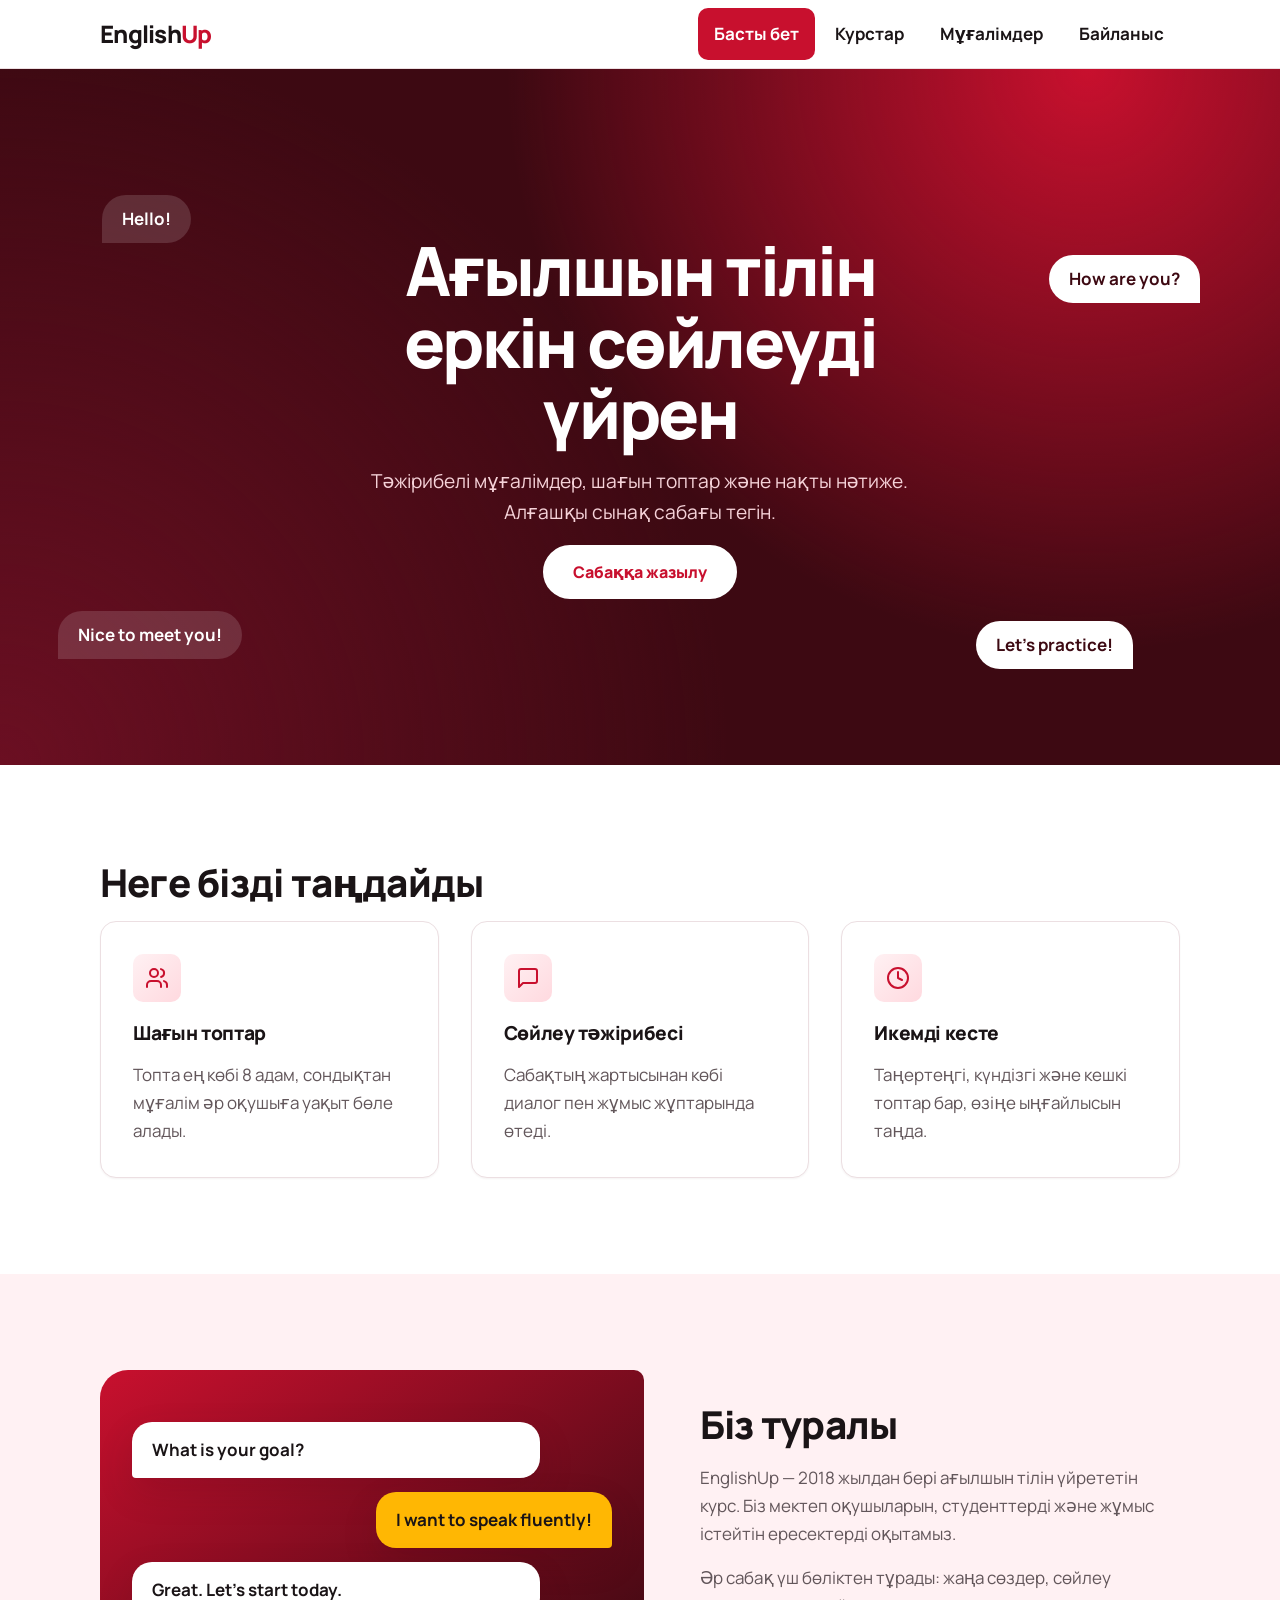
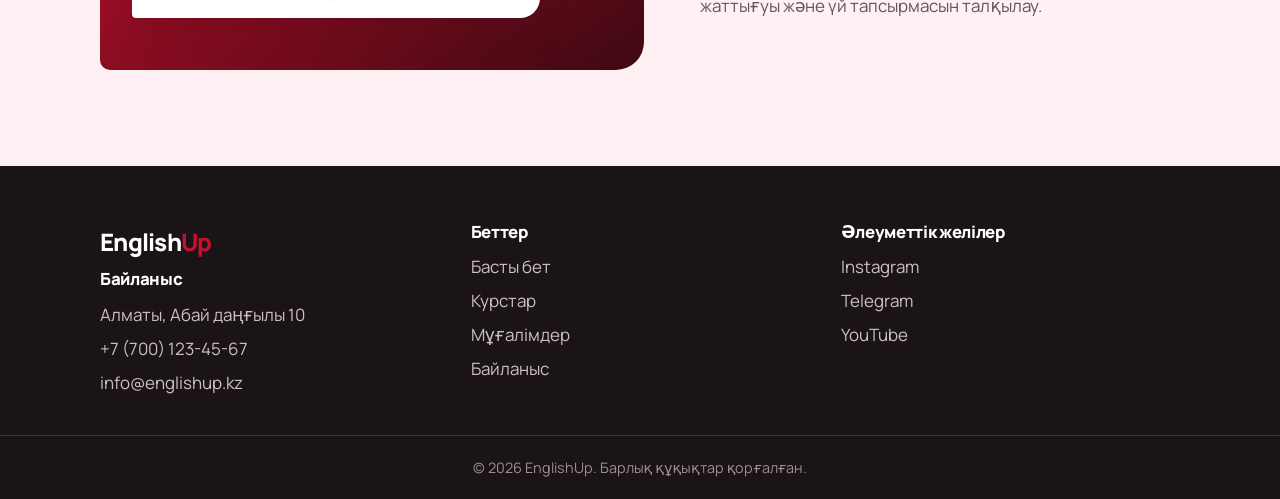
<file: index.html>
<!DOCTYPE html>
<html lang="kk">
<head>
  <meta charset="UTF-8">
  <meta name="viewport" content="width=device-width, initial-scale=1">
  <title>Басты бет — EnglishUp</title>
  <link rel="preconnect" href="https://fonts.googleapis.com">
  <link rel="preconnect" href="https://fonts.gstatic.com" crossorigin>
  <link rel="stylesheet" href="https://fonts.googleapis.com/css2?family=Manrope:wght@400;600;700;800&display=swap">
  <link rel="stylesheet" href="style.css">
</head>
<body>
  <a class="skip" href="#main">Мазмұнға өту</a>
  <header class="header">
    <div class="container header-inner">
      <a class="logo" href="index.html">English<span>Up</span></a>
      <input type="checkbox" id="menu-toggle" class="menu-toggle" aria-label="Мәзірді ашу">
      <label for="menu-toggle" class="burger" aria-hidden="true"><span></span><span></span><span></span></label>
      <nav class="nav" aria-label="Негізгі мәзір">
        <ul><li><a href="index.html" class="active" aria-current="page">Басты бет</a></li><li><a href="courses.html">Курстар</a></li><li><a href="teachers.html">Мұғалімдер</a></li><li><a href="contacts.html">Байланыс</a></li></ul>
      </nav>
    </div>
  </header>

  <main id="main">
    <section class="hero">
      <div class="container">
        <h1>Ағылшын тілін еркін сөйлеуді үйрен</h1>
        <p>Тәжірибелі мұғалімдер, шағын топтар және нақты нәтиже. Алғашқы сынақ сабағы тегін.</p>
        <a class="btn btn-light" href="contacts.html">Сабаққа жазылу</a>
        <div class="bubbles" aria-hidden="true"><span>Hello!</span><span>How are you?</span><span>Nice to meet you!</span><span>Let's practice!</span></div>
      </div>
    </section>

    <section class="section" aria-labelledby="why">
      <div class="container">
        <h2 id="why">Неге бізді таңдайды</h2>
        <div class="cards">
          <article class="card">
            <div class="icon"><svg viewBox="0 0 24 24" width="24" height="24" aria-hidden="true"><path d="M16 21v-2a4 4 0 0 0-4-4H6a4 4 0 0 0-4 4v2"/><circle cx="9" cy="7" r="4"/><path d="M22 21v-2a4 4 0 0 0-3-3.9M16 3.1a4 4 0 0 1 0 7.8"/></svg></div>
            <h3>Шағын топтар</h3>
            <p>Топта ең көбі 8 адам, сондықтан мұғалім әр оқушыға уақыт бөле алады.</p>
          </article>
          <article class="card">
            <div class="icon"><svg viewBox="0 0 24 24" width="24" height="24" aria-hidden="true"><path d="M21 15a2 2 0 0 1-2 2H7l-4 4V5a2 2 0 0 1 2-2h14a2 2 0 0 1 2 2z"/></svg></div>
            <h3>Сөйлеу тәжірибесі</h3>
            <p>Сабақтың жартысынан көбі диалог пен жұмыс жұптарында өтеді.</p>
          </article>
          <article class="card">
            <div class="icon"><svg viewBox="0 0 24 24" width="24" height="24" aria-hidden="true"><circle cx="12" cy="12" r="10"/><path d="M12 6v6l4 2"/></svg></div>
            <h3>Икемді кесте</h3>
            <p>Таңертеңгі, күндізгі және кешкі топтар бар, өзіңе ыңғайлысын таңда.</p>
          </article>
        </div>
      </div>
    </section>

    <section class="section section-tint" aria-labelledby="about">
      <div class="container split">
        <div class="about-visual">
          <p class="chat">What is your goal?</p>
          <p class="chat chat-me">I want to speak fluently!</p>
          <p class="chat">Great. Let's start today.</p>
        </div>
        <div>
          <h2 id="about">Біз туралы</h2>
          <p>EnglishUp — 2018 жылдан бері ағылшын тілін үйрететін курс. Біз мектеп оқушыларын, студенттерді және жұмыс істейтін ересектерді оқытамыз.</p>
          <p>Әр сабақ үш бөліктен тұрады: жаңа сөздер, сөйлеу жаттығуы және үй тапсырмасын талқылау.</p>
        </div>
      </div>
    </section>
  </main>

  <footer class="footer">
    <div class="container footer-top">
      <div class="footer-col">
        <a class="logo footer-logo" href="index.html">English<span>Up</span></a>
        <h3>Байланыс</h3>
        <p>Алматы, Абай даңғылы 10</p>
        <p><a href="tel:+77001234567">+7 (700) 123-45-67</a></p>
        <p><a href="mailto:info@englishup.kz">info@englishup.kz</a></p>
      </div>
      <nav class="footer-col" aria-label="Футер мәзірі">
        <h3>Беттер</h3>
        <ul><li><a href="index.html">Басты бет</a></li><li><a href="courses.html">Курстар</a></li><li><a href="teachers.html">Мұғалімдер</a></li><li><a href="contacts.html">Байланыс</a></li></ul>
      </nav>
      <div class="footer-col">
        <h3>Әлеуметтік желілер</h3>
        <ul>
          <li><a href="#">Instagram</a></li>
          <li><a href="#">Telegram</a></li>
          <li><a href="#">YouTube</a></li>
        </ul>
      </div>
    </div>
    <div class="footer-bottom"><p>© 2026 EnglishUp. Барлық құқықтар қорғалған.</p></div>
  </footer>
</body>
</html>
</file>
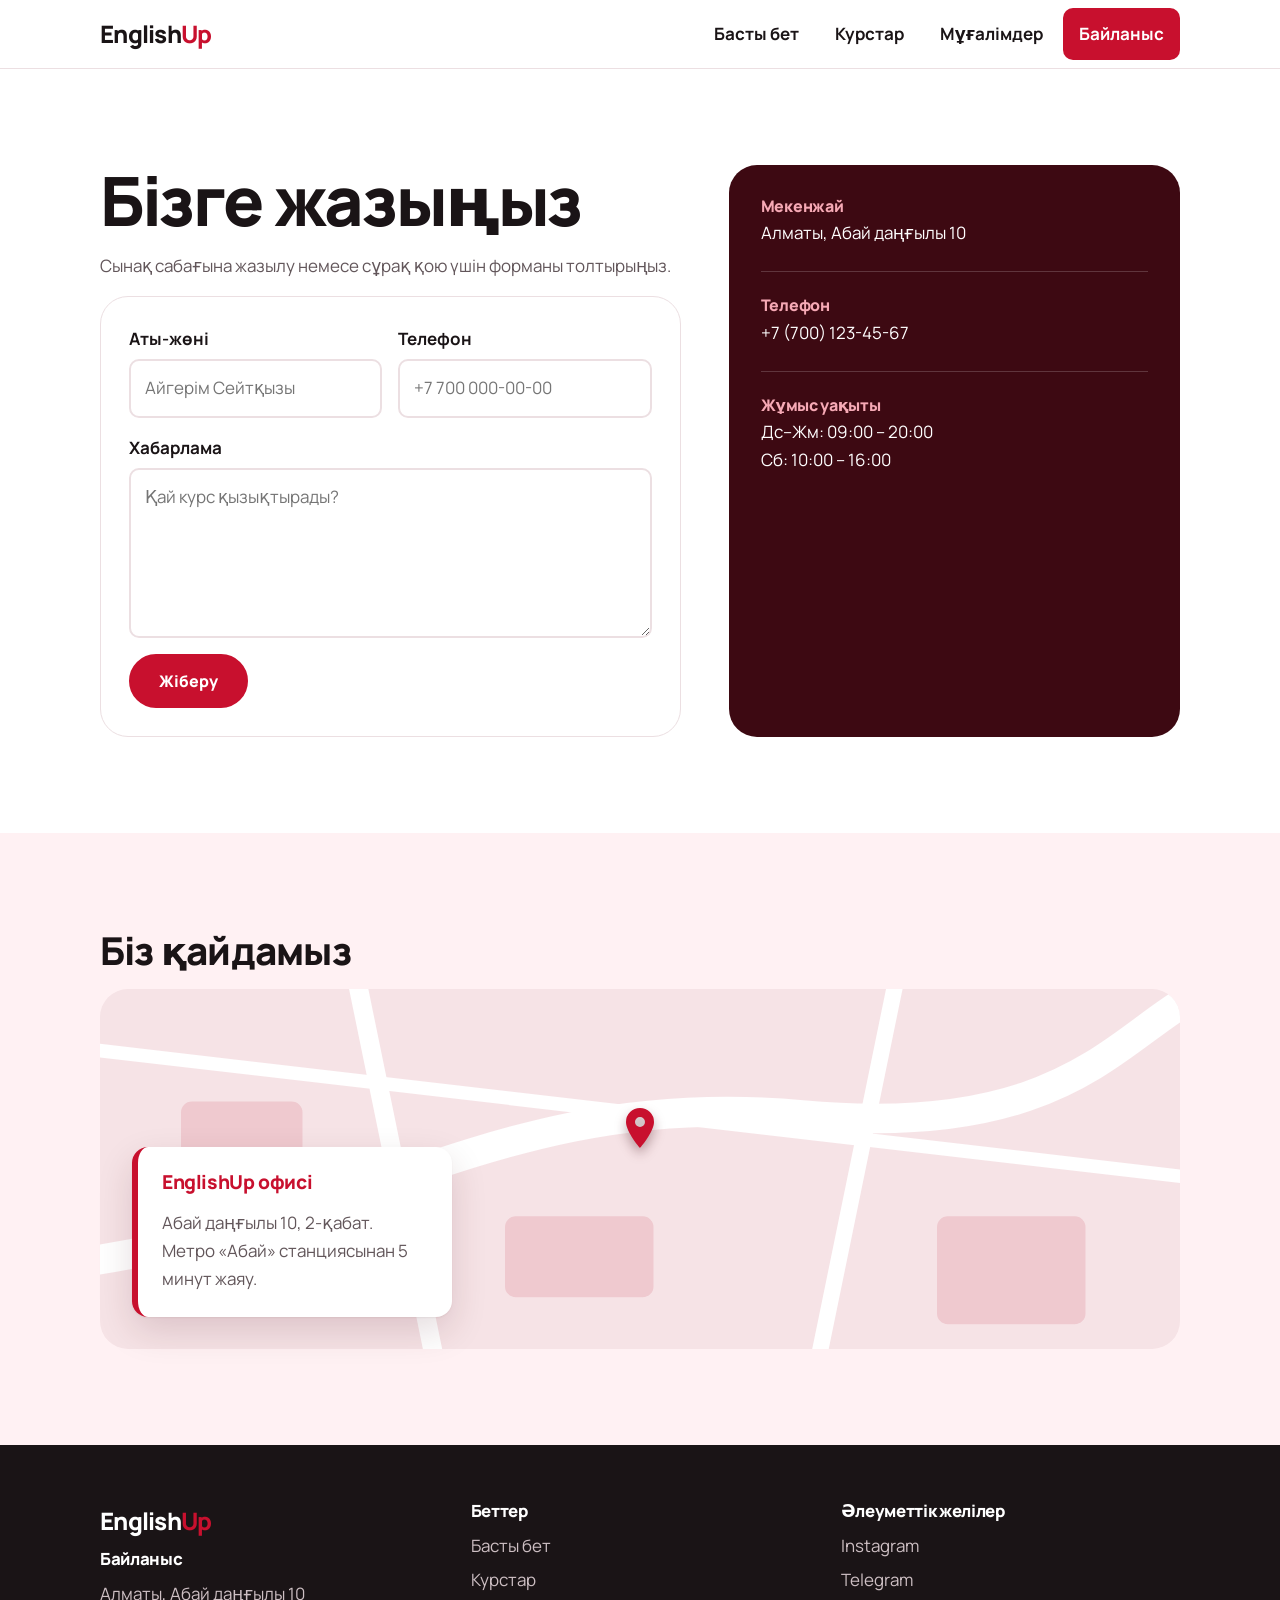
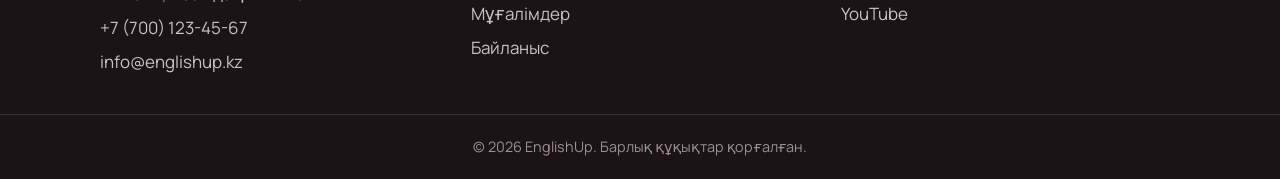
<file: contacts.html>
<!DOCTYPE html>
<html lang="kk">
<head>
  <meta charset="UTF-8">
  <meta name="viewport" content="width=device-width, initial-scale=1">
  <title>Байланыс — EnglishUp</title>
  <link rel="preconnect" href="https://fonts.googleapis.com">
  <link rel="preconnect" href="https://fonts.gstatic.com" crossorigin>
  <link rel="stylesheet" href="https://fonts.googleapis.com/css2?family=Manrope:wght@400;600;700;800&display=swap">
  <link rel="stylesheet" href="style.css">
</head>
<body>
  <a class="skip" href="#main">Мазмұнға өту</a>
  <header class="header">
    <div class="container header-inner">
      <a class="logo" href="index.html">English<span>Up</span></a>
      <input type="checkbox" id="menu-toggle" class="menu-toggle" aria-label="Мәзірді ашу">
      <label for="menu-toggle" class="burger" aria-hidden="true"><span></span><span></span><span></span></label>
      <nav class="nav" aria-label="Негізгі мәзір">
        <ul><li><a href="index.html">Басты бет</a></li><li><a href="courses.html">Курстар</a></li><li><a href="teachers.html">Мұғалімдер</a></li><li><a href="contacts.html" class="active" aria-current="page">Байланыс</a></li></ul>
      </nav>
    </div>
  </header>

  <main id="main">
    <section class="section" aria-labelledby="write">
      <div class="container contact-layout">
        <div class="contact-main">
          <h1 id="write">Бізге жазыңыз</h1>
          <p>Сынақ сабағына жазылу немесе сұрақ қою үшін форманы толтырыңыз.</p>
          <form class="contact-form" action="#" method="post">
            <div class="field-row">
              <div class="field">
                <label for="name">Аты-жөні</label>
                <input type="text" id="name" name="name" autocomplete="name" placeholder="Айгерім Сейтқызы" required>
              </div>
              <div class="field">
                <label for="phone">Телефон</label>
                <input type="tel" id="phone" name="phone" autocomplete="tel" placeholder="+7 700 000-00-00" required>
              </div>
            </div>
            <div class="field">
              <label for="message">Хабарлама</label>
              <textarea id="message" name="message" rows="5" placeholder="Қай курс қызықтырады?"></textarea>
            </div>
            <button class="btn" type="submit">Жіберу</button>
          </form>
        </div>
        <aside class="contact-info" aria-label="Байланыс деректері">
          <address>
            <h3>Мекенжай</h3>
            <p>Алматы, Абай даңғылы 10</p>
          </address>
          <div>
            <h3>Телефон</h3>
            <p><a href="tel:+77001234567">+7 (700) 123-45-67</a></p>
          </div>
          <div>
            <h3>Жұмыс уақыты</h3>
            <p>Дс–Жм: 09:00 – 20:00</p>
            <p>Сб: 10:00 – 16:00</p>
          </div>
        </aside>
      </div>
    </section>

    <section class="section section-tint" aria-labelledby="where">
      <div class="container">
        <h2 id="where">Біз қайдамыз</h2>
        <div class="map-box">
          <svg class="map-bg" viewBox="0 0 800 360" preserveAspectRatio="xMidYMid slice" aria-hidden="true"><g fill="none" stroke="#fff" stroke-linecap="round"><path d="M-20 250 C200 220 300 120 520 140 S760 60 840 40" stroke-width="22"/><path d="M180 -10 L260 380" stroke-width="14"/><path d="M-20 90 L840 190" stroke-width="10"/><path d="M600 -10 L520 380" stroke-width="12"/></g><g fill="#efc9cf"><rect x="300" y="215" width="110" height="60" rx="8"/><rect x="60" y="130" width="90" height="70" rx="8"/><rect x="620" y="215" width="110" height="80" rx="8"/></g></svg>
          <svg class="map-pin" viewBox="0 0 24 24" width="48" height="48" aria-hidden="true"><path d="M12 2a7 7 0 0 0-7 7c0 5 7 13 7 13s7-8 7-13a7 7 0 0 0-7-7zm0 9.5A2.5 2.5 0 1 1 12 6.5a2.5 2.5 0 0 1 0 5z"/></svg>
          <article class="map-card">
            <h3>EnglishUp офисі</h3>
            <p>Абай даңғылы 10, 2-қабат. Метро «Абай» станциясынан 5 минут жаяу.</p>
          </article>
        </div>
      </div>
    </section>
  </main>

  <footer class="footer">
    <div class="container footer-top">
      <div class="footer-col">
        <a class="logo footer-logo" href="index.html">English<span>Up</span></a>
        <h3>Байланыс</h3>
        <p>Алматы, Абай даңғылы 10</p>
        <p><a href="tel:+77001234567">+7 (700) 123-45-67</a></p>
        <p><a href="mailto:info@englishup.kz">info@englishup.kz</a></p>
      </div>
      <nav class="footer-col" aria-label="Футер мәзірі">
        <h3>Беттер</h3>
        <ul><li><a href="index.html">Басты бет</a></li><li><a href="courses.html">Курстар</a></li><li><a href="teachers.html">Мұғалімдер</a></li><li><a href="contacts.html">Байланыс</a></li></ul>
      </nav>
      <div class="footer-col">
        <h3>Әлеуметтік желілер</h3>
        <ul>
          <li><a href="#">Instagram</a></li>
          <li><a href="#">Telegram</a></li>
          <li><a href="#">YouTube</a></li>
        </ul>
      </div>
    </div>
    <div class="footer-bottom"><p>© 2026 EnglishUp. Барлық құқықтар қорғалған.</p></div>
  </footer>
</body>
</html>
</file>
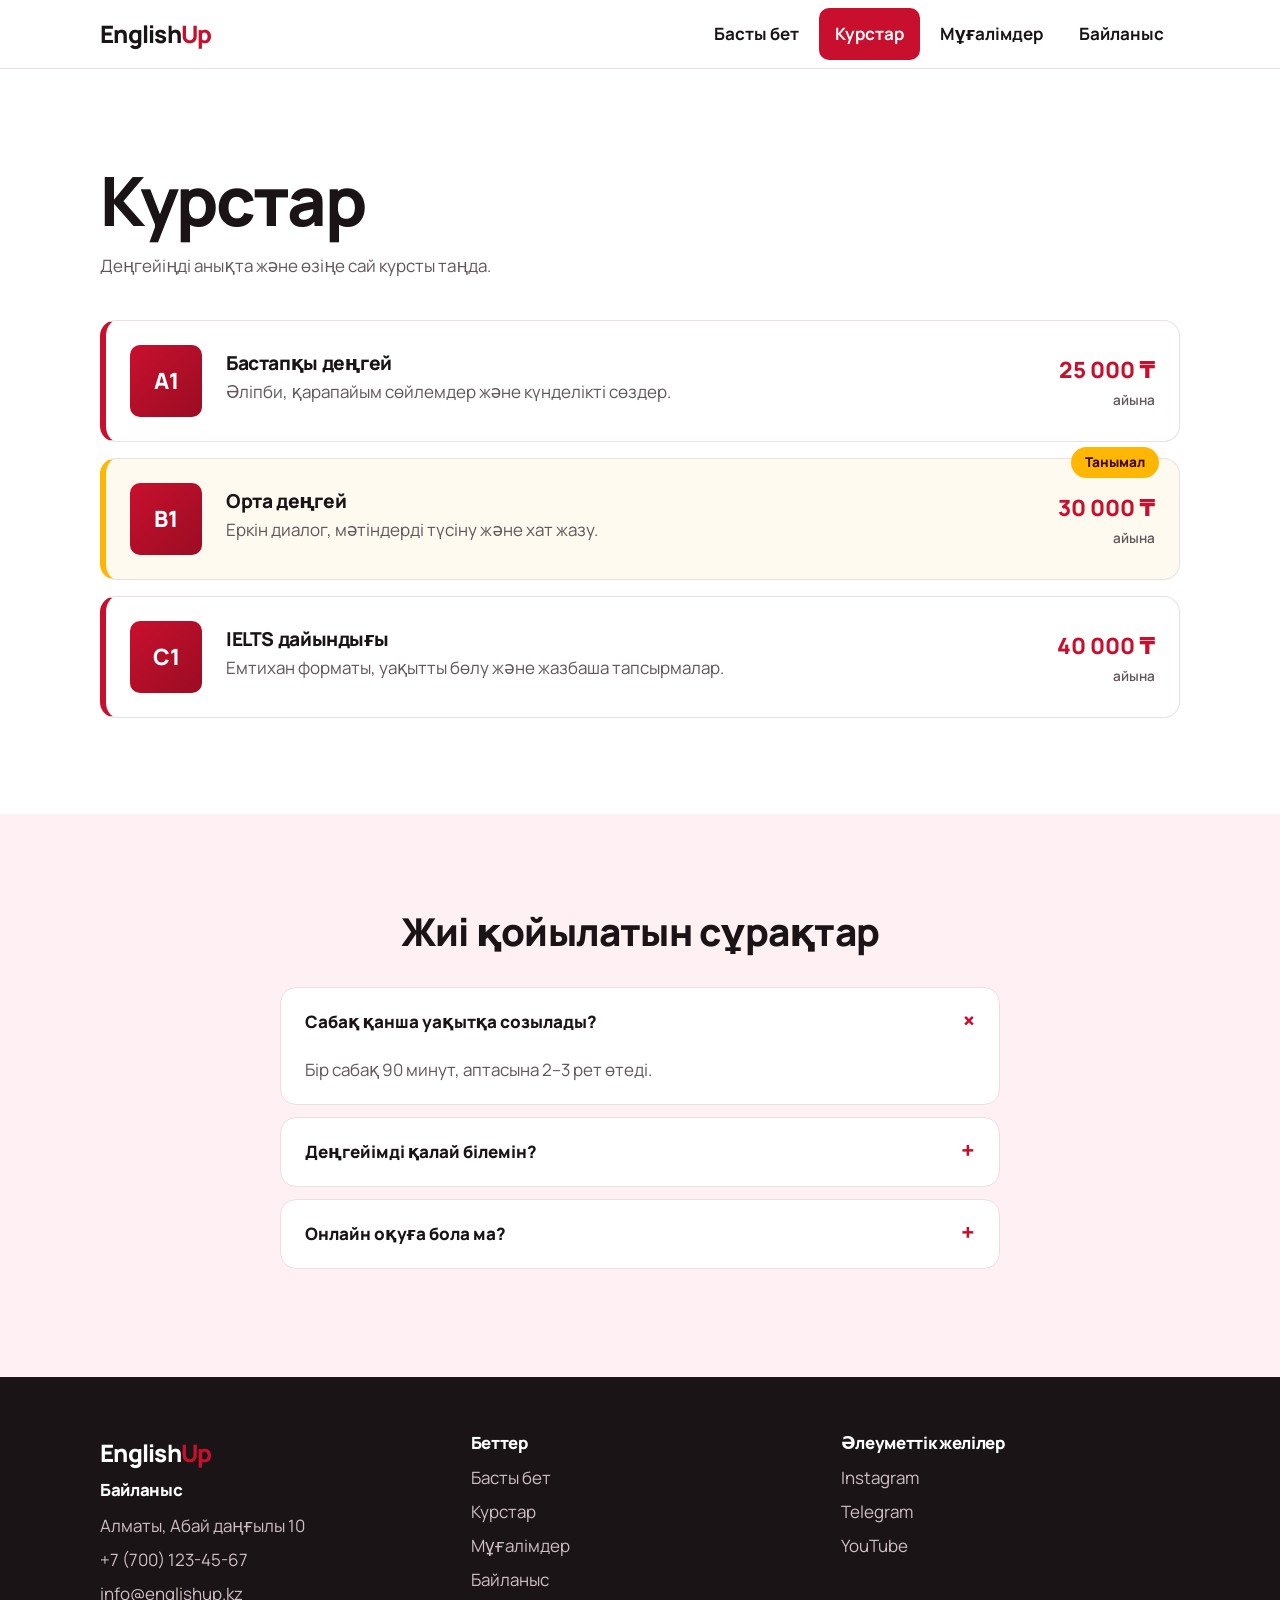
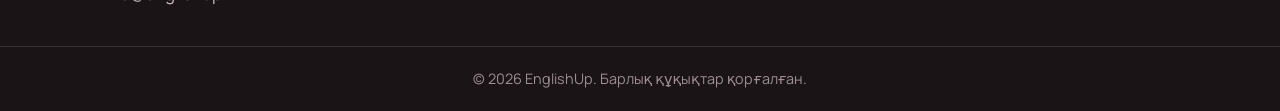
<file: courses.html>
<!DOCTYPE html>
<html lang="kk">
<head>
  <meta charset="UTF-8">
  <meta name="viewport" content="width=device-width, initial-scale=1">
  <title>Курстар — EnglishUp</title>
  <link rel="preconnect" href="https://fonts.googleapis.com">
  <link rel="preconnect" href="https://fonts.gstatic.com" crossorigin>
  <link rel="stylesheet" href="https://fonts.googleapis.com/css2?family=Manrope:wght@400;600;700;800&display=swap">
  <link rel="stylesheet" href="style.css">
</head>
<body>
  <a class="skip" href="#main">Мазмұнға өту</a>
  <header class="header">
    <div class="container header-inner">
      <a class="logo" href="index.html">English<span>Up</span></a>
      <input type="checkbox" id="menu-toggle" class="menu-toggle" aria-label="Мәзірді ашу">
      <label for="menu-toggle" class="burger" aria-hidden="true"><span></span><span></span><span></span></label>
      <nav class="nav" aria-label="Негізгі мәзір">
        <ul><li><a href="index.html">Басты бет</a></li><li><a href="courses.html" class="active" aria-current="page">Курстар</a></li><li><a href="teachers.html">Мұғалімдер</a></li><li><a href="contacts.html">Байланыс</a></li></ul>
      </nav>
    </div>
  </header>

  <main id="main">
    <section class="section" aria-labelledby="levels">
      <div class="container">
        <header class="page-head">
          <h1 id="levels">Курстар</h1>
          <p>Деңгейіңді анықта және өзіңе сай курсты таңда.</p>
        </header>
        <ul class="levels">
          <li class="level">
            <div class="level-badge">A1</div>
            <div class="level-info"><h3>Бастапқы деңгей</h3><p>Әліпби, қарапайым сөйлемдер және күнделікті сөздер.</p></div>
            <div class="level-price">25 000 ₸<small>айына</small></div>
          </li>
          <li class="level popular">
            <span class="level-tag">Танымал</span>
            <div class="level-badge">B1</div>
            <div class="level-info"><h3>Орта деңгей</h3><p>Еркін диалог, мәтіндерді түсіну және хат жазу.</p></div>
            <div class="level-price">30 000 ₸<small>айына</small></div>
          </li>
          <li class="level">
            <div class="level-badge">C1</div>
            <div class="level-info"><h3>IELTS дайындығы</h3><p>Емтихан форматы, уақытты бөлу және жазбаша тапсырмалар.</p></div>
            <div class="level-price">40 000 ₸<small>айына</small></div>
          </li>
        </ul>
      </div>
    </section>

    <section class="section section-tint" aria-labelledby="faq">
      <div class="container faq-wrap">
        <h2 id="faq">Жиі қойылатын сұрақтар</h2>
        <details class="faq-item" open>
          <summary>Сабақ қанша уақытқа созылады?</summary>
          <p>Бір сабақ 90 минут, аптасына 2–3 рет өтеді.</p>
        </details>
        <details class="faq-item">
          <summary>Деңгейімді қалай білемін?</summary>
          <p>Тегін тестілеуден өтесің, мұғалім деңгейіңді айтады.</p>
        </details>
        <details class="faq-item">
          <summary>Онлайн оқуға бола ма?</summary>
          <p>Иә, барлық курсты Zoom арқылы онлайн оқуға болады.</p>
        </details>
      </div>
    </section>
  </main>

  <footer class="footer">
    <div class="container footer-top">
      <div class="footer-col">
        <a class="logo footer-logo" href="index.html">English<span>Up</span></a>
        <h3>Байланыс</h3>
        <p>Алматы, Абай даңғылы 10</p>
        <p><a href="tel:+77001234567">+7 (700) 123-45-67</a></p>
        <p><a href="mailto:info@englishup.kz">info@englishup.kz</a></p>
      </div>
      <nav class="footer-col" aria-label="Футер мәзірі">
        <h3>Беттер</h3>
        <ul><li><a href="index.html">Басты бет</a></li><li><a href="courses.html">Курстар</a></li><li><a href="teachers.html">Мұғалімдер</a></li><li><a href="contacts.html">Байланыс</a></li></ul>
      </nav>
      <div class="footer-col">
        <h3>Әлеуметтік желілер</h3>
        <ul>
          <li><a href="#">Instagram</a></li>
          <li><a href="#">Telegram</a></li>
          <li><a href="#">YouTube</a></li>
        </ul>
      </div>
    </div>
    <div class="footer-bottom"><p>© 2026 EnglishUp. Барлық құқықтар қорғалған.</p></div>
  </footer>
</body>
</html>
</file>
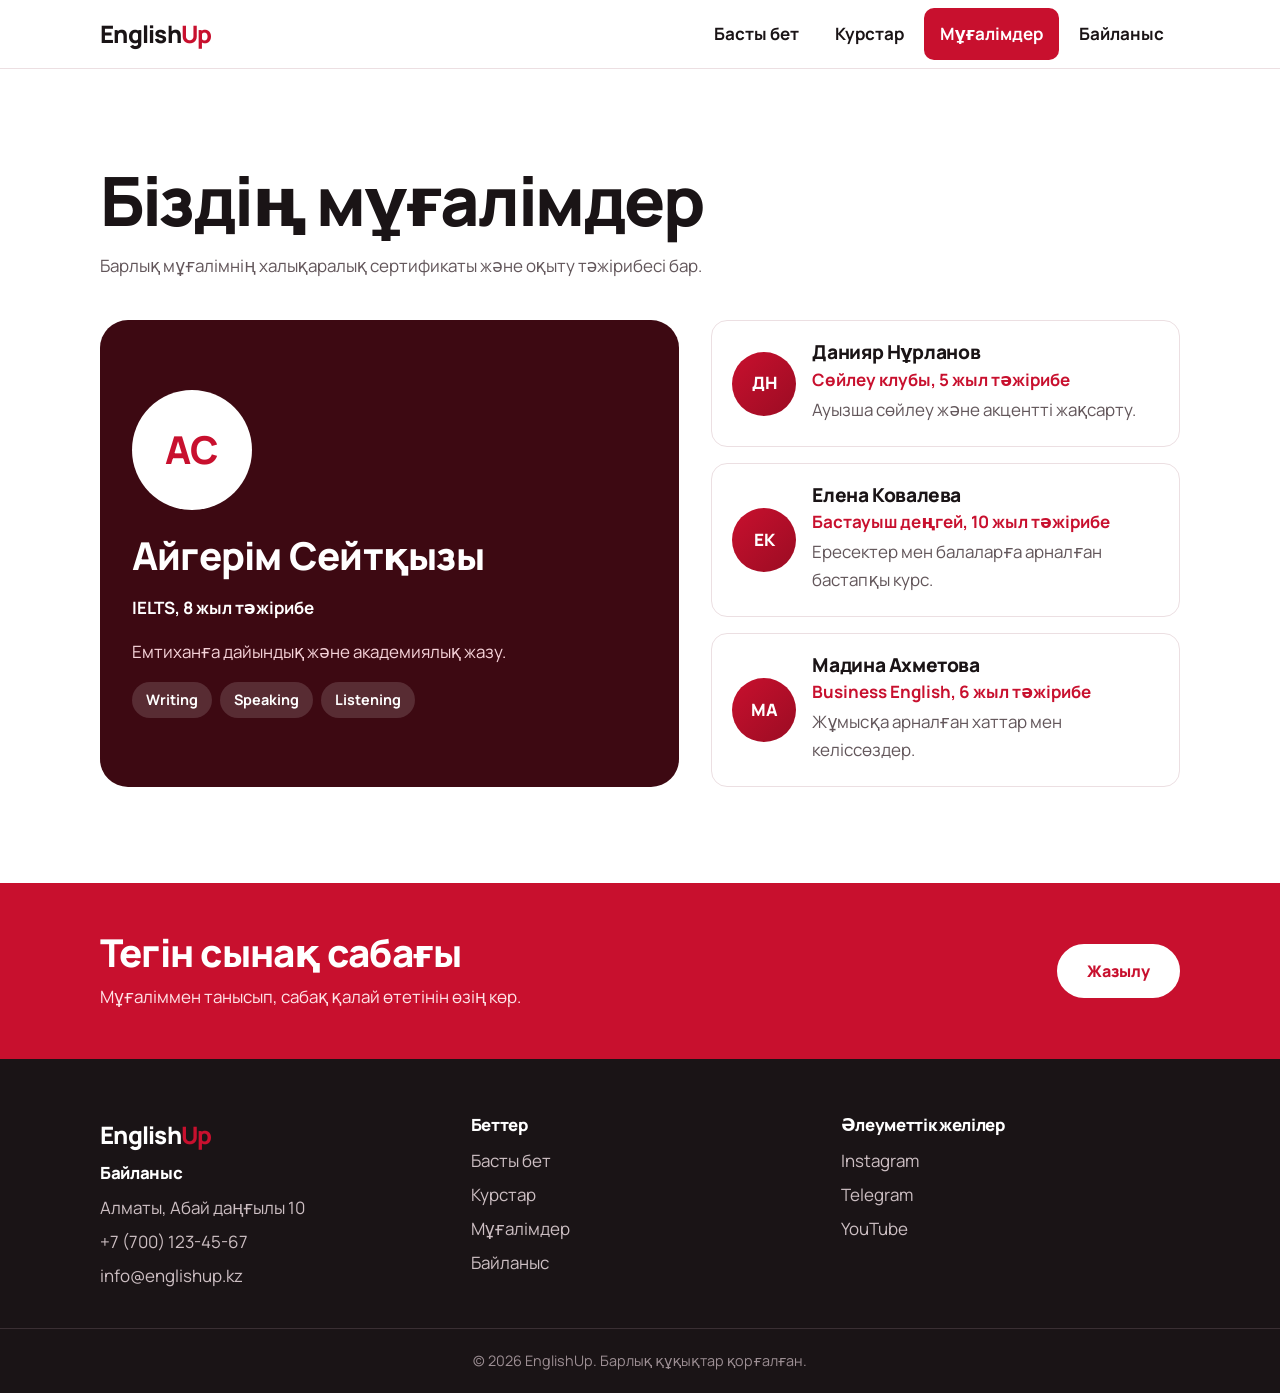
<file: teachers.html>
<!DOCTYPE html>
<html lang="kk">
<head>
  <meta charset="UTF-8">
  <meta name="viewport" content="width=device-width, initial-scale=1">
  <title>Мұғалімдер — EnglishUp</title>
  <link rel="preconnect" href="https://fonts.googleapis.com">
  <link rel="preconnect" href="https://fonts.gstatic.com" crossorigin>
  <link rel="stylesheet" href="https://fonts.googleapis.com/css2?family=Manrope:wght@400;600;700;800&display=swap">
  <link rel="stylesheet" href="style.css">
</head>
<body>
  <a class="skip" href="#main">Мазмұнға өту</a>
  <header class="header">
    <div class="container header-inner">
      <a class="logo" href="index.html">English<span>Up</span></a>
      <input type="checkbox" id="menu-toggle" class="menu-toggle" aria-label="Мәзірді ашу">
      <label for="menu-toggle" class="burger" aria-hidden="true"><span></span><span></span><span></span></label>
      <nav class="nav" aria-label="Негізгі мәзір">
        <ul><li><a href="index.html">Басты бет</a></li><li><a href="courses.html">Курстар</a></li><li><a href="teachers.html" class="active" aria-current="page">Мұғалімдер</a></li><li><a href="contacts.html">Байланыс</a></li></ul>
      </nav>
    </div>
  </header>

  <main id="main">
    <section class="section" aria-labelledby="team">
      <div class="container">
        <header class="page-head">
          <h1 id="team">Біздің мұғалімдер</h1>
          <p>Барлық мұғалімнің халықаралық сертификаты және оқыту тәжірибесі бар.</p>
        </header>
        <div class="team">
          <article class="team-main">
            <div class="avatar" aria-hidden="true">АС</div>
            <h2>Айгерім Сейтқызы</h2>
            <p class="role">IELTS, 8 жыл тәжірибе</p>
            <p>Емтиханға дайындық және академиялық жазу.</p>
            <ul class="tags"><li>Writing</li><li>Speaking</li><li>Listening</li></ul>
          </article>
          <div class="team-side">
            <article class="teacher">
              <div class="avatar" aria-hidden="true">ДН</div>
              <div><h3>Данияр Нұрланов</h3><p class="role">Сөйлеу клубы, 5 жыл тәжірибе</p><p>Ауызша сөйлеу және акцентті жақсарту.</p></div>
            </article>
            <article class="teacher">
              <div class="avatar" aria-hidden="true">ЕК</div>
              <div><h3>Елена Ковалева</h3><p class="role">Бастауыш деңгей, 10 жыл тәжірибе</p><p>Ересектер мен балаларға арналған бастапқы курс.</p></div>
            </article>
            <article class="teacher">
              <div class="avatar" aria-hidden="true">МА</div>
              <div><h3>Мадина Ахметова</h3><p class="role">Business English, 6 жыл тәжірибе</p><p>Жұмысқа арналған хаттар мен келіссөздер.</p></div>
            </article>
          </div>
        </div>
      </div>
    </section>

    <section class="cta" aria-labelledby="trial">
      <div class="container cta-inner">
        <div>
          <h2 id="trial">Тегін сынақ сабағы</h2>
          <p>Мұғаліммен танысып, сабақ қалай өтетінін өзің көр.</p>
        </div>
        <a class="btn btn-light" href="contacts.html">Жазылу</a>
      </div>
    </section>
  </main>

  <footer class="footer">
    <div class="container footer-top">
      <div class="footer-col">
        <a class="logo footer-logo" href="index.html">English<span>Up</span></a>
        <h3>Байланыс</h3>
        <p>Алматы, Абай даңғылы 10</p>
        <p><a href="tel:+77001234567">+7 (700) 123-45-67</a></p>
        <p><a href="mailto:info@englishup.kz">info@englishup.kz</a></p>
      </div>
      <nav class="footer-col" aria-label="Футер мәзірі">
        <h3>Беттер</h3>
        <ul><li><a href="index.html">Басты бет</a></li><li><a href="courses.html">Курстар</a></li><li><a href="teachers.html">Мұғалімдер</a></li><li><a href="contacts.html">Байланыс</a></li></ul>
      </nav>
      <div class="footer-col">
        <h3>Әлеуметтік желілер</h3>
        <ul>
          <li><a href="#">Instagram</a></li>
          <li><a href="#">Telegram</a></li>
          <li><a href="#">YouTube</a></li>
        </ul>
      </div>
    </div>
    <div class="footer-bottom"><p>© 2026 EnglishUp. Барлық құқықтар қорғалған.</p></div>
  </footer>
</body>
</html>
</file>
<file: style.css>
/* EnglishUp — единая дизайн-система: токены, компоненты, адаптив (mobile <768 / tablet 768–1023 / desktop 1024+) */
:root{
  --brand:#c8102e;--brand-dark:#9b0c23;--wine:#3d0912;--tint:#fff1f3;--ink:#1a1416;--muted:#62565a;--line:#ecdfe2;--white:#fff;
  --amber:#ffb703;--r-s:10px;--r-m:16px;--r-l:28px;--shadow:0 1px 2px rgba(61,9,18,.06),0 14px 36px rgba(61,9,18,.14);
  --gap:24px;--section:clamp(56px,8vw,96px);
}
*,*::before,*::after{box-sizing:border-box}
html{scroll-behavior:smooth}
body{margin:0;font:400 1.0625rem/1.65 Manrope,system-ui,-apple-system,"Segoe UI",sans-serif;color:var(--ink);background:var(--white)}
h1,h2,h3{margin:0 0 16px;font-weight:800;line-height:1.15;letter-spacing:-.02em}
h1{font-size:clamp(2.2rem,1rem + 5vw,4.25rem);letter-spacing:-.035em;line-height:1.05}
h2{font-size:clamp(1.6rem,1.1rem + 2vw,2.4rem)}
h3{font-size:1.2rem}
p{margin:0 0 16px;color:var(--muted);max-width:68ch}
ul{margin:0;padding:0;list-style:none}
a{color:inherit;text-decoration:none}
:focus-visible{outline:3px solid var(--brand);outline-offset:3px}
.container{width:100%;max-width:1120px;margin:0 auto;padding:0 20px}
.section{padding:var(--section) 0}
.section-tint{background:var(--tint)}
.skip{position:absolute;left:-999px}
.skip:focus{left:16px;top:16px;z-index:100;padding:8px 16px;background:var(--white);border-radius:var(--r-s)}

/* Кнопки */
.btn{display:inline-flex;align-items:center;justify-content:center;padding:14px 28px;border:2px solid var(--brand);border-radius:999px;background:var(--brand);color:var(--white);font:800 1rem Manrope,system-ui,sans-serif;cursor:pointer;transition:transform .2s,box-shadow .2s,background .2s}
.btn:hover{transform:translateY(-2px);box-shadow:var(--shadow);background:var(--brand-dark);border-color:var(--brand-dark)}
.btn-light{background:var(--white);border-color:var(--white);color:var(--brand)}
.btn-light:hover{background:var(--tint);border-color:var(--tint)}

/* Хедер + бургер (чекбокс доступен с клавиатуры) */
.header{position:sticky;top:0;z-index:50;background:rgba(255,255,255,.94);backdrop-filter:blur(10px);border-bottom:1px solid var(--line)}
.header-inner{display:flex;justify-content:space-between;align-items:center;min-height:68px}
.logo{font-size:1.5rem;font-weight:800;letter-spacing:-.03em}
.logo span{color:var(--brand)}
.menu-toggle{position:absolute;opacity:0;pointer-events:none}
.burger{display:flex;flex-direction:column;gap:5px;padding:10px;border-radius:var(--r-s);cursor:pointer}
.burger span{width:26px;height:3px;border-radius:2px;background:var(--ink);transition:transform .25s,opacity .25s}
.menu-toggle:focus-visible~.burger{outline:3px solid var(--brand)}
.menu-toggle:checked~.burger span:nth-child(1){transform:translateY(8px) rotate(45deg)}
.menu-toggle:checked~.burger span:nth-child(2){opacity:0}
.menu-toggle:checked~.burger span:nth-child(3){transform:translateY(-8px) rotate(-45deg)}
.nav{display:none;position:absolute;top:100%;left:0;right:0;padding:12px 20px 20px;background:var(--white);border-bottom:1px solid var(--line);box-shadow:var(--shadow)}
.menu-toggle:checked~.nav{display:block}
.nav ul{display:flex;flex-direction:column;gap:4px}
.nav a{display:block;padding:12px 16px;border-radius:var(--r-s);font-weight:700;transition:background .2s}
.nav a:hover{background:var(--tint)}
.nav a.active{background:var(--brand);color:var(--white)}

/* Hero (только на главной): центрированная колонка */
.hero{position:relative;overflow:hidden;padding:clamp(80px,13vw,170px) 0;background:radial-gradient(circle at 85% 0,#c8102e 0,transparent 45%),radial-gradient(circle at 0 100%,#6b0f22 0,transparent 50%),var(--wine);color:var(--white);text-align:center}
.hero .container{position:relative;display:flex;flex-direction:column;align-items:center}
.hero h1{max-width:14ch}
.hero p{max-width:600px;font-size:1.2rem;color:#f6d3d9}
.bubbles{display:flex;flex-wrap:wrap;justify-content:center;gap:12px;margin-top:40px}
.bubbles span{padding:10px 20px;border-radius:999px 999px 999px 4px;background:rgba(255,255,255,.14);font-weight:700}
.bubbles span:nth-child(even){border-radius:999px 999px 4px 999px;background:var(--white);color:var(--wine)}

/* Главная · Преимущества: 3 равные колонки */
.cards{display:flex;flex-direction:column;gap:var(--gap)}
.card{flex:1;padding:32px;border:1px solid var(--line);border-radius:var(--r-m);background:var(--white);box-shadow:0 1px 2px rgba(61,9,18,.05);transition:border-color .2s,box-shadow .2s}
.card:hover{border-color:var(--brand);box-shadow:var(--shadow)}
.icon{display:flex;align-items:center;justify-content:center;width:48px;height:48px;margin-bottom:20px;border-radius:var(--r-s);background:linear-gradient(135deg,var(--tint),#ffd9df);color:var(--brand)}
.icon svg{width:24px;height:24px;fill:none;stroke:currentColor;stroke-width:2;stroke-linecap:round;stroke-linejoin:round}
.card p{margin:0}

/* Главная · О нас: 2 колонки 1:1, визуал + текст */
.split{display:flex;flex-direction:column;gap:40px}
.split>*{flex:1}
.about-visual{display:flex;flex-direction:column;justify-content:center;gap:14px;min-height:300px;padding:32px;border-radius:var(--r-l) var(--r-s) var(--r-l) var(--r-s);background:linear-gradient(145deg,var(--brand),var(--wine))}
.chat{max-width:85%;margin:0;padding:14px 20px;border-radius:20px 20px 20px 4px;background:var(--white);color:var(--ink);font-weight:700;box-shadow:var(--shadow)}
.chat-me{align-self:flex-end;border-radius:20px 20px 4px 20px;background:var(--amber)}

/* Курсы · Уровни: строки (бейдж | описание | цена) */
.page-head{margin-bottom:40px}
.levels{display:flex;flex-direction:column;gap:16px}
.level{display:flex;flex-direction:column;gap:16px;padding:24px;border:1px solid var(--line);border-left:6px solid var(--brand);border-radius:var(--r-m);background:var(--white)}
.level-badge{display:flex;align-items:center;justify-content:center;width:72px;height:72px;border-radius:var(--r-s);background:linear-gradient(135deg,var(--brand),var(--brand-dark));color:var(--white);font-size:1.4rem;font-weight:800}
.level-info{flex:1}
.level-info h3,.level-info p{margin-bottom:4px}
.level{position:relative}
.level.popular{border-left-color:var(--amber);background:#fffaf0}
.level-tag{position:absolute;top:-12px;right:20px;padding:4px 14px;border-radius:999px;background:var(--amber);color:var(--wine);font-size:.85rem;font-weight:800}
.level-price{font-size:1.4rem;font-weight:800;color:var(--brand)}
.level-price small{display:block;font-size:.85rem;font-weight:600;color:var(--muted)}

/* Курсы · FAQ: одна узкая колонка-аккордеон */
.faq-wrap{max-width:760px;margin:0 auto}
.faq-wrap h2{text-align:center;margin-bottom:32px}
.faq-item{margin-bottom:12px;border:1px solid var(--line);border-radius:var(--r-m);background:var(--white)}
.faq-item summary{display:flex;justify-content:space-between;gap:16px;padding:20px 24px;font-weight:800;cursor:pointer;list-style:none}
.faq-item summary::-webkit-details-marker{display:none}
.faq-item summary::after{content:"+";font-size:1.5rem;line-height:1;color:var(--brand);transition:transform .2s}
.faq-item[open] summary::after{transform:rotate(45deg)}
.faq-item p{margin:0;padding:0 24px 20px}

/* Мұғалімдер: крупная карточка слева + стопка из 3 справа */
.team{display:flex;flex-direction:column;gap:var(--gap)}
.team-main{flex:1;padding:40px 32px;border-radius:var(--r-l);background:var(--wine);color:var(--white)}
.team-main p{color:#f6d3d9}
.team-main .avatar{width:120px;height:120px;margin-bottom:24px;font-size:2.4rem;background:var(--white);color:var(--brand)}
.tags{display:flex;flex-wrap:wrap;gap:8px}
.tags li{padding:6px 14px;border-radius:999px;background:rgba(255,255,255,.14);font-size:.9rem;font-weight:700}
.team-side{flex:1;display:flex;flex-direction:column;gap:16px}
.teacher{display:flex;align-items:center;gap:16px;padding:20px;border:1px solid var(--line);border-radius:var(--r-m)}
.teacher h3,.teacher p{margin-bottom:2px}
.avatar{display:flex;flex:0 0 auto;align-items:center;justify-content:center;width:64px;height:64px;border-radius:50%;background:linear-gradient(135deg,var(--brand),var(--brand-dark));color:var(--white);font-weight:800}
.role{font-weight:700;color:var(--brand)}
.team-main .role{color:var(--white)}

/* Мұғалімдер · CTA: полоса «текст слева — кнопка справа» */
.cta{padding:48px 0;background:var(--brand);color:var(--white)}
.cta-inner{display:flex;flex-direction:column;align-items:flex-start;gap:24px}
.cta h2,.cta p{margin:0}
.cta p{color:#ffe3e7;margin-top:8px}

/* Байланыс: форма (3) + тёмная панель (2) */
.contact-layout{display:flex;flex-direction:column;gap:32px}
.contact-main{flex:3}
.contact-form{display:flex;flex-direction:column;gap:16px;padding:28px;border:1px solid var(--line);border-radius:var(--r-l)}
.field-row{display:flex;flex-direction:column;gap:16px}
.field{flex:1;display:flex;flex-direction:column;gap:6px}
.field label{font-weight:700}
.field input,.field textarea{width:100%;padding:13px 14px;border:2px solid var(--line);border-radius:var(--r-s);font:inherit;color:var(--ink);transition:border-color .2s}
.field input:focus,.field textarea:focus{border-color:var(--brand);outline:none}
.contact-form .btn{align-self:flex-start}
.contact-info{flex:2;display:flex;flex-direction:column;gap:24px;padding:32px;border-radius:var(--r-l);background:var(--wine);color:var(--white)}
.contact-info>*+*{padding-top:24px;border-top:1px solid rgba(255,255,255,.18)}
.contact-info address{font-style:normal}
.contact-info h3{margin-bottom:4px;font-size:1rem;color:#f6a9b5}
.contact-info p{margin:0;color:var(--white)}

/* Байланыс · Карта: поле с карточкой поверх */
.map-box{position:relative;display:flex;flex-direction:column;justify-content:flex-end;min-height:360px;padding:20px;border-radius:var(--r-l);background:#f6e3e6}
.map-bg{position:absolute;inset:0;width:100%;height:100%;border-radius:var(--r-l)}
.map-pin{position:absolute;top:32%;left:50%;width:48px;height:48px;margin-left:-24px;fill:var(--brand);filter:drop-shadow(0 6px 6px rgba(61,9,18,.35))}
.map-card{position:relative}
.map-card{max-width:320px;padding:24px;border-radius:var(--r-m);background:var(--white);box-shadow:var(--shadow)}
.map-card{border-left:6px solid var(--brand)}
.map-card h3{color:var(--brand)}
.map-card p{margin:0}

/* Футер */
.footer{background:var(--ink);color:var(--white)}
.footer-top{display:flex;flex-direction:column;gap:32px;padding-top:56px;padding-bottom:32px}
.footer-col{flex:1}
.footer-logo{display:inline-block;margin-bottom:8px}
.footer-col h3{margin-bottom:12px;font-size:1.05rem}
.footer-col p{margin:0 0 6px;color:#cdbfc3}
.footer-col li{margin-bottom:6px;color:#cdbfc3}
.footer-col a{transition:color .2s}
.footer-col a:hover{color:var(--white);text-decoration:underline}
.footer-bottom{padding:20px;text-align:center;border-top:1px solid #3a2f33}
.footer-bottom p{margin:0 auto;font-size:.9rem;color:#9d8f94}

@media (prefers-reduced-motion:reduce){*{animation:none!important;transition:none!important;scroll-behavior:auto!important}}

/* Планшет 768–1023 */
@media (min-width:768px){
  .burger{display:none}
  .nav{display:block;position:static;padding:0;border:0;box-shadow:none;background:none}
  .nav ul{flex-direction:row}
  .cards{flex-direction:row}
  .split{flex-direction:row;align-items:center;gap:56px}
  .level{flex-direction:row;align-items:center;gap:24px}
  .level-price{text-align:right}
  .team{flex-direction:row}
  .team-main{display:flex;flex-direction:column;justify-content:center;flex:1.1}
  .cta-inner{flex-direction:row;align-items:center;justify-content:space-between}
  .contact-layout{flex-direction:row;gap:32px}
  .field-row{flex-direction:row}
  .map-box{padding:32px}
  .footer-top{flex-direction:row;flex-wrap:wrap}
  .footer-col{flex:1 1 40%}
}
/* Десктоп 1024+ */
@media (min-width:1024px){
  .bubbles{position:absolute;inset:0;margin:0;pointer-events:none}
  .bubbles span{position:absolute;animation:float 7s ease-in-out infinite}
  .bubbles span:nth-child(1){left:2%;top:-40px}
  .bubbles span:nth-child(2){right:0;top:20px;animation-delay:-2s}
  .bubbles span:nth-child(3){left:-2%;bottom:-60px;animation-delay:-4s}
  .bubbles span:nth-child(4){right:6%;bottom:-70px;animation-delay:-1s}
  :root{--gap:32px}
  .contact-layout{gap:48px}
  .footer-top{flex-wrap:nowrap}
  .footer-col{flex:1}
}
@keyframes float{50%{transform:translateY(-12px)}}
</file>
